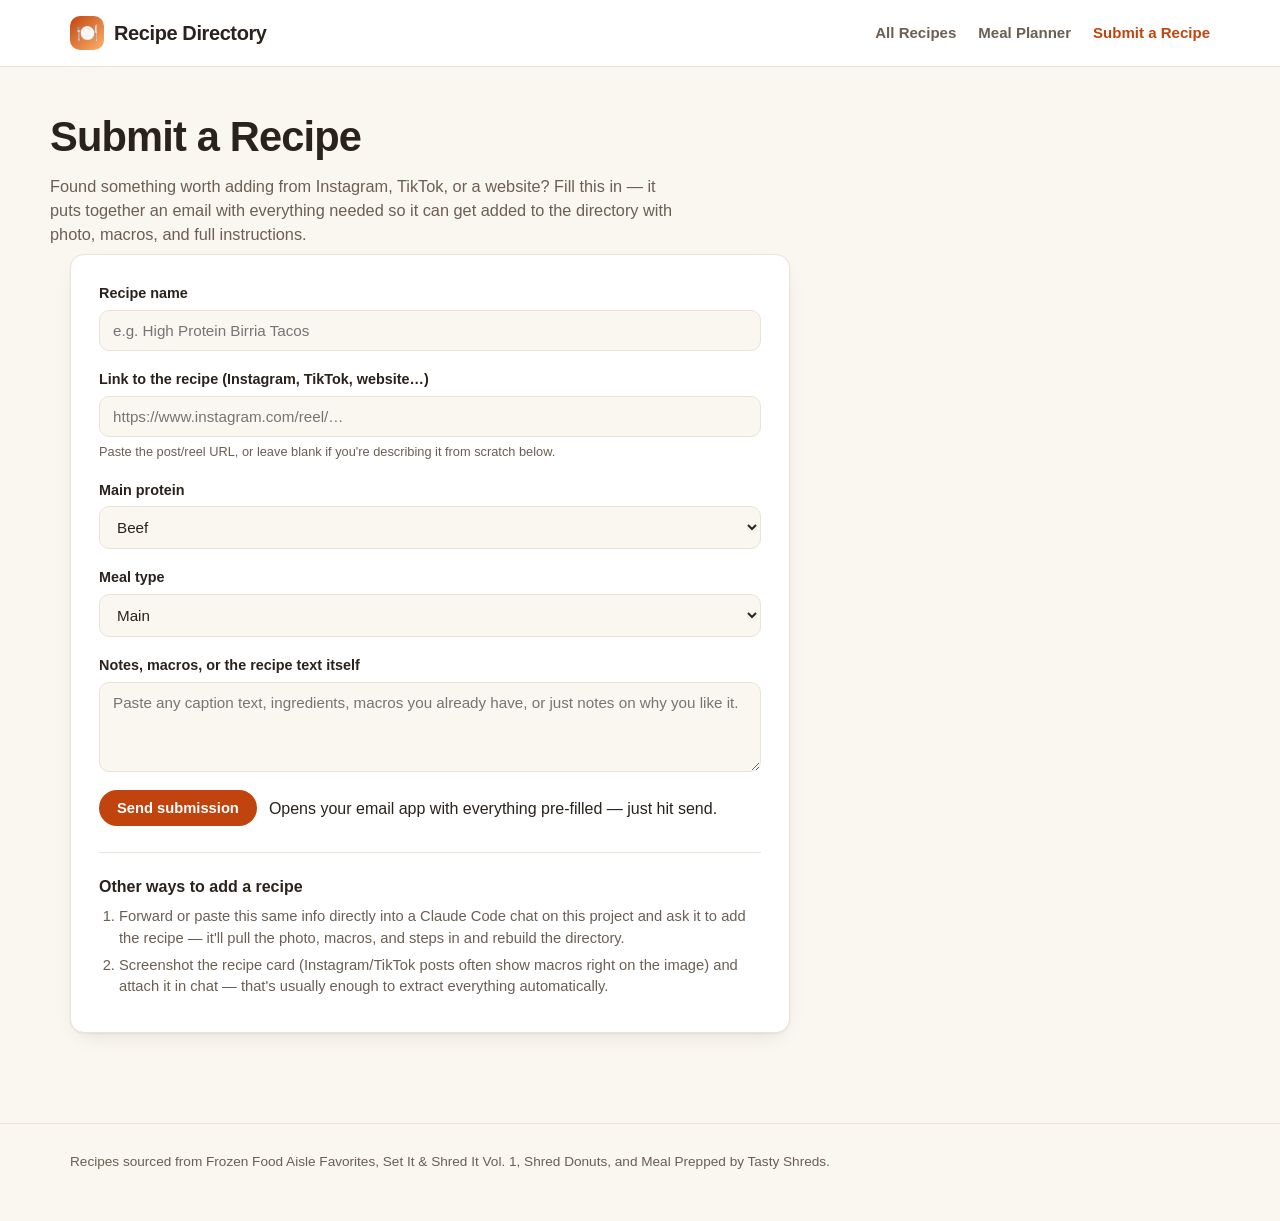
<file: submit.html>
<!DOCTYPE html>
<html lang="en">
<head>
<meta charset="UTF-8">
<meta name="viewport" content="width=device-width, initial-scale=1.0">
<title>Submit a Recipe · Recipe Directory</title>
<meta name="description" content="Found a recipe on Instagram or the web? Submit it here to get it added to the directory.">
<link rel="icon" href="data:image/svg+xml,<svg xmlns=%22http://www.w3.org/2000/svg%22 viewBox=%220 0 100 100%22><text y=%22.9em%22 font-size=%2290%22>🍽️</text></svg>">
<link rel="stylesheet" href="assets/css/style.css">
</head>
<body>

<header class="site-header">
  <div class="wrap">
    <a class="brand" href="index.html">
      <span class="brand-mark">🍽️</span>
      Recipe Directory
    </a>
    <nav class="site-nav-links">
      <a href="index.html">All Recipes</a>
      <a href="index.html#/planner">Meal Planner</a>
      <a href="submit.html" class="active">Submit a Recipe</a>
    </nav>
  </div>
</header>

<main>
  <div class="wrap hero">
    <h1>Submit a Recipe</h1>
    <p>Found something worth adding from Instagram, TikTok, or a website? Fill this in — it puts together an email with everything needed so it can get added to the directory with photo, macros, and full instructions.</p>
  </div>

  <div class="wrap" style="padding-bottom: 60px;">
    <div class="submit-card">
      <form id="submitForm">
        <div class="form-row">
          <label for="recipeName">Recipe name</label>
          <input id="recipeName" type="text" placeholder="e.g. High Protein Birria Tacos" required>
        </div>
        <div class="form-row">
          <label for="recipeLink">Link to the recipe (Instagram, TikTok, website…)</label>
          <input id="recipeLink" type="url" placeholder="https://www.instagram.com/reel/…">
          <div class="hint">Paste the post/reel URL, or leave blank if you're describing it from scratch below.</div>
        </div>
        <div class="form-row">
          <label for="proteinType">Main protein</label>
          <select id="proteinType">
            <option value="Beef">Beef</option>
            <option value="Chicken">Chicken</option>
            <option value="Turkey">Turkey</option>
            <option value="Seafood">Seafood</option>
            <option value="Mixed">Mixed</option>
            <option value="Sweet / Dessert">Sweet / Dessert</option>
            <option value="Not sure">Not sure</option>
          </select>
        </div>
        <div class="form-row">
          <label for="mealType">Meal type</label>
          <select id="mealType">
            <option value="Main">Main</option>
            <option value="Breakfast">Breakfast</option>
            <option value="Snack">Snack</option>
            <option value="Dessert">Dessert</option>
          </select>
        </div>
        <div class="form-row">
          <label for="notes">Notes, macros, or the recipe text itself</label>
          <textarea id="notes" placeholder="Paste any caption text, ingredients, macros you already have, or just notes on why you like it."></textarea>
        </div>
        <div class="form-actions">
          <button type="submit" class="btn">Send submission</button>
          <span class="hint" id="submitHint">Opens your email app with everything pre-filled — just hit send.</span>
        </div>
      </form>

      <div class="alt-methods">
        <h3>Other ways to add a recipe</h3>
        <ol>
          <li>Forward or paste this same info directly into a Claude Code chat on this project and ask it to add the recipe — it'll pull the photo, macros, and steps in and rebuild the directory.</li>
          <li>Screenshot the recipe card (Instagram/TikTok posts often show macros right on the image) and attach it in chat — that's usually enough to extract everything automatically.</li>
        </ol>
      </div>
    </div>
  </div>
</main>

<footer class="site-footer">
  <div class="wrap">
    Recipes sourced from Frozen Food Aisle Favorites, Set It &amp; Shred It Vol. 1, Shred Donuts, and Meal Prepped by Tasty Shreds.
  </div>
</footer>

<div class="toast" id="toast">Opening your email app…</div>

<script>
document.getElementById("submitForm").addEventListener("submit", function (e) {
  e.preventDefault();
  var name = document.getElementById("recipeName").value.trim();
  var link = document.getElementById("recipeLink").value.trim();
  var protein = document.getElementById("proteinType").value;
  var meal = document.getElementById("mealType").value;
  var notes = document.getElementById("notes").value.trim();

  var subject = "New recipe for the directory: " + name;
  var bodyLines = [
    "Recipe name: " + name,
    "Main protein: " + protein,
    "Meal type: " + meal,
    "Link: " + (link || "(none provided)"),
    "",
    "Notes / recipe text:",
    notes || "(none provided)",
  ];
  var mailto = "mailto:jim.demeza@jamesjames.design" +
    "?subject=" + encodeURIComponent(subject) +
    "&body=" + encodeURIComponent(bodyLines.join("\n"));

  var toast = document.getElementById("toast");
  toast.classList.add("show");
  setTimeout(function () { toast.classList.remove("show"); }, 3500);

  window.location.href = mailto;
});
</script>
</body>
</html>
</file>
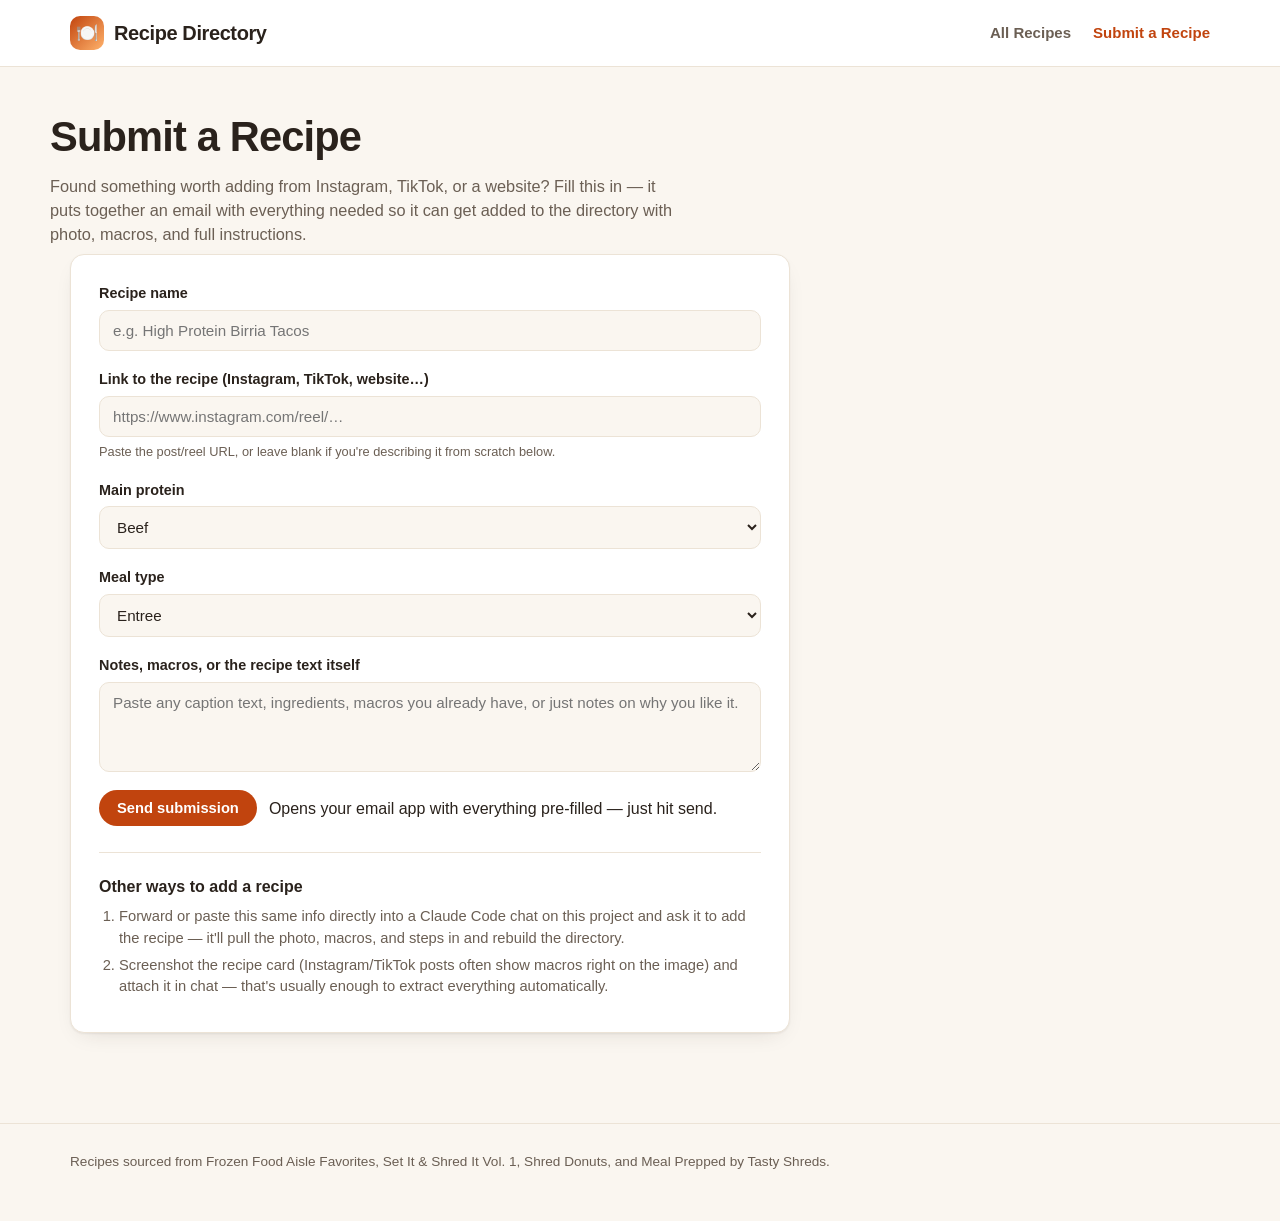
<file: recipe-directory-export/submit.html>
<!DOCTYPE html>
<html lang="en">
<head>
<meta charset="UTF-8">
<meta name="viewport" content="width=device-width, initial-scale=1.0">
<title>Submit a Recipe · Recipe Directory</title>
<meta name="description" content="Found a recipe on Instagram or the web? Submit it here to get it added to the directory.">
<link rel="icon" href="data:image/svg+xml,<svg xmlns=%22http://www.w3.org/2000/svg%22 viewBox=%220 0 100 100%22><text y=%22.9em%22 font-size=%2290%22>🍽️</text></svg>">
<link rel="stylesheet" href="assets/css/style.css">
</head>
<body>

<header class="site-header">
  <div class="wrap">
    <a class="brand" href="index.html">
      <span class="brand-mark">🍽️</span>
      Recipe Directory
    </a>
    <nav class="site-nav-links">
      <a href="index.html">All Recipes</a>
      <a href="submit.html" class="active">Submit a Recipe</a>
    </nav>
  </div>
</header>

<main>
  <div class="wrap hero">
    <h1>Submit a Recipe</h1>
    <p>Found something worth adding from Instagram, TikTok, or a website? Fill this in — it puts together an email with everything needed so it can get added to the directory with photo, macros, and full instructions.</p>
  </div>

  <div class="wrap" style="padding-bottom: 60px;">
    <div class="submit-card">
      <form id="submitForm">
        <div class="form-row">
          <label for="recipeName">Recipe name</label>
          <input id="recipeName" type="text" placeholder="e.g. High Protein Birria Tacos" required>
        </div>
        <div class="form-row">
          <label for="recipeLink">Link to the recipe (Instagram, TikTok, website…)</label>
          <input id="recipeLink" type="url" placeholder="https://www.instagram.com/reel/…">
          <div class="hint">Paste the post/reel URL, or leave blank if you're describing it from scratch below.</div>
        </div>
        <div class="form-row">
          <label for="proteinType">Main protein</label>
          <select id="proteinType">
            <option value="Beef">Beef</option>
            <option value="Chicken">Chicken</option>
            <option value="Turkey">Turkey</option>
            <option value="Seafood">Seafood</option>
            <option value="Mixed">Mixed</option>
            <option value="Sweet / Dessert">Sweet / Dessert</option>
            <option value="Not sure">Not sure</option>
          </select>
        </div>
        <div class="form-row">
          <label for="mealType">Meal type</label>
          <select id="mealType">
            <option value="Entree">Entree</option>
            <option value="Breakfast">Breakfast</option>
            <option value="Snack">Snack</option>
            <option value="Dessert">Dessert</option>
          </select>
        </div>
        <div class="form-row">
          <label for="notes">Notes, macros, or the recipe text itself</label>
          <textarea id="notes" placeholder="Paste any caption text, ingredients, macros you already have, or just notes on why you like it."></textarea>
        </div>
        <div class="form-actions">
          <button type="submit" class="btn">Send submission</button>
          <span class="hint" id="submitHint">Opens your email app with everything pre-filled — just hit send.</span>
        </div>
      </form>

      <div class="alt-methods">
        <h3>Other ways to add a recipe</h3>
        <ol>
          <li>Forward or paste this same info directly into a Claude Code chat on this project and ask it to add the recipe — it'll pull the photo, macros, and steps in and rebuild the directory.</li>
          <li>Screenshot the recipe card (Instagram/TikTok posts often show macros right on the image) and attach it in chat — that's usually enough to extract everything automatically.</li>
        </ol>
      </div>
    </div>
  </div>
</main>

<footer class="site-footer">
  <div class="wrap">
    Recipes sourced from Frozen Food Aisle Favorites, Set It &amp; Shred It Vol. 1, Shred Donuts, and Meal Prepped by Tasty Shreds.
  </div>
</footer>

<div class="toast" id="toast">Opening your email app…</div>

<script>
document.getElementById("submitForm").addEventListener("submit", function (e) {
  e.preventDefault();
  var name = document.getElementById("recipeName").value.trim();
  var link = document.getElementById("recipeLink").value.trim();
  var protein = document.getElementById("proteinType").value;
  var meal = document.getElementById("mealType").value;
  var notes = document.getElementById("notes").value.trim();

  var subject = "New recipe for the directory: " + name;
  var bodyLines = [
    "Recipe name: " + name,
    "Main protein: " + protein,
    "Meal type: " + meal,
    "Link: " + (link || "(none provided)"),
    "",
    "Notes / recipe text:",
    notes || "(none provided)",
  ];
  var mailto = "mailto:jim.demeza@jamesjames.design" +
    "?subject=" + encodeURIComponent(subject) +
    "&body=" + encodeURIComponent(bodyLines.join("\n"));

  var toast = document.getElementById("toast");
  toast.classList.add("show");
  setTimeout(function () { toast.classList.remove("show"); }, 3500);

  window.location.href = mailto;
});
</script>
</body>
</html>
</file>
<file: assets/css/style.css>
:root {
  --bg: #faf6f0;
  --bg-alt: #ffffff;
  --ink: #2a221c;
  --ink-soft: #6b5f54;
  --line: #ece3d6;
  --accent: #c1440e;
  --accent-soft: #f3d9c9;
  --card-shadow: 0 1px 2px rgba(42, 34, 28, 0.06), 0 8px 24px -12px rgba(42, 34, 28, 0.18);
  --radius: 14px;

  --tag-beef-bg: #f6dfda; --tag-beef-fg: #8a2f1f;
  --tag-chicken-bg: #fbeecb; --tag-chicken-fg: #8a5a10;
  --tag-turkey-bg: #ecdfc9; --tag-turkey-fg: #6d4c22;
  --tag-pork-bg: #f5e0e6; --tag-pork-fg: #92355a;
  --tag-mixed-bg: #e4dcf3; --tag-mixed-fg: #4d3a8a;
  --tag-sweet-bg: #fadde7; --tag-sweet-fg: #9c2b62;
  --tag-fish-bg: #d8e8f5; --tag-fish-fg: #205a85;
  --tag-vegetarian-bg: #e2edd2; --tag-vegetarian-fg: #4c6b23;
  --tag-vegan-bg: #d3ede0; --tag-vegan-fg: #1f7a54;

  --meal-entree-bg: #dfeee4; --meal-entree-fg: #276b46;
  --meal-breakfast-bg: #fdeccb; --meal-breakfast-fg: #93600a;
  --meal-snack-bg: #dceaf5; --meal-snack-fg: #235f8a;
  --meal-dessert-bg: #f6dde8; --meal-dessert-fg: #97295e;
}

@media (prefers-color-scheme: dark) {
  :root {
    --bg: #1b1712;
    --bg-alt: #24201a;
    --ink: #f2ece2;
    --ink-soft: #b8ac9c;
    --line: #362f26;
    --accent: #ff8a54;
    --accent-soft: #4a2c1c;
    --card-shadow: 0 1px 2px rgba(0, 0, 0, 0.3), 0 8px 24px -12px rgba(0, 0, 0, 0.6);

    --tag-beef-bg: #4a231c; --tag-beef-fg: #f3b7a4;
    --tag-chicken-bg: #4a3915; --tag-chicken-fg: #f3d195;
    --tag-turkey-bg: #3f331b; --tag-turkey-fg: #ddc48f;
    --tag-pork-bg: #4a2530; --tag-pork-fg: #f0b8cc;
    --tag-mixed-bg: #322a4c; --tag-mixed-fg: #cabdf2;
    --tag-sweet-bg: #4a2233; --tag-sweet-fg: #f3aecb;
    --tag-fish-bg: #1c3a52; --tag-fish-fg: #9cc7ea;
    --tag-vegetarian-bg: #33401c; --tag-vegetarian-fg: #c8dc9a;
    --tag-vegan-bg: #1a3d2e; --tag-vegan-fg: #8fdcb8;

    --meal-entree-bg: #1e3626; --meal-entree-fg: #9fdcb8;
    --meal-breakfast-bg: #3d2e10; --meal-breakfast-fg: #f3cd83;
    --meal-snack-bg: #17324a; --meal-snack-fg: #9bcdf0;
    --meal-dessert-bg: #3d1f2c; --meal-dessert-fg: #f0a8c6;
  }
}
:root[data-theme="dark"] {
  --bg: #1b1712; --bg-alt: #24201a; --ink: #f2ece2; --ink-soft: #b8ac9c; --line: #362f26;
  --accent: #ff8a54; --accent-soft: #4a2c1c;
  --card-shadow: 0 1px 2px rgba(0, 0, 0, 0.3), 0 8px 24px -12px rgba(0, 0, 0, 0.6);
  --tag-beef-bg: #4a231c; --tag-beef-fg: #f3b7a4;
  --tag-chicken-bg: #4a3915; --tag-chicken-fg: #f3d195;
  --tag-turkey-bg: #3f331b; --tag-turkey-fg: #ddc48f;
  --tag-pork-bg: #4a2530; --tag-pork-fg: #f0b8cc;
  --tag-mixed-bg: #322a4c; --tag-mixed-fg: #cabdf2;
  --tag-sweet-bg: #4a2233; --tag-sweet-fg: #f3aecb;
  --tag-fish-bg: #1c3a52; --tag-fish-fg: #9cc7ea;
  --tag-vegetarian-bg: #33401c; --tag-vegetarian-fg: #c8dc9a;
  --tag-vegan-bg: #1a3d2e; --tag-vegan-fg: #8fdcb8;
  --meal-entree-bg: #1e3626; --meal-entree-fg: #9fdcb8;
  --meal-breakfast-bg: #3d2e10; --meal-breakfast-fg: #f3cd83;
  --meal-snack-bg: #17324a; --meal-snack-fg: #9bcdf0;
  --meal-dessert-bg: #3d1f2c; --meal-dessert-fg: #f0a8c6;
}
:root[data-theme="light"] {
  --bg: #faf6f0; --bg-alt: #ffffff; --ink: #2a221c; --ink-soft: #6b5f54; --line: #ece3d6;
  --accent: #c1440e; --accent-soft: #f3d9c9;
  --card-shadow: 0 1px 2px rgba(42, 34, 28, 0.06), 0 8px 24px -12px rgba(42, 34, 28, 0.18);
}

* { box-sizing: border-box; }
html, body { margin: 0; padding: 0; }
body {
  background: var(--bg);
  color: var(--ink);
  font-family: -apple-system, BlinkMacSystemFont, "Segoe UI", Roboto, Helvetica, Arial, sans-serif;
  line-height: 1.45;
  -webkit-font-smoothing: antialiased;
}
a { color: inherit; }
img { max-width: 100%; display: block; }

.wrap { max-width: 1180px; margin: 0 auto; padding: 0 20px; }

/* ---------- Header ---------- */
.site-header {
  border-bottom: 1px solid var(--line);
  background: var(--bg-alt);
  position: sticky; top: 0; z-index: 30;
}
.site-header .wrap {
  display: flex; align-items: center; justify-content: space-between;
  padding-top: 16px; padding-bottom: 16px; gap: 16px; flex-wrap: wrap;
}
.brand {
  display: flex; align-items: center; gap: 10px;
  font-weight: 800; font-size: 1.25rem; text-decoration: none; letter-spacing: -0.02em;
}
.brand-mark {
  width: 34px; height: 34px; border-radius: 10px;
  background: linear-gradient(135deg, var(--accent), #ffb26b);
  display: flex; align-items: center; justify-content: center;
  font-size: 18px;
}
.site-nav-links { display: flex; gap: 22px; align-items: center; }
.site-nav-links a {
  text-decoration: none; color: var(--ink-soft); font-weight: 600; font-size: 0.94rem;
}
.site-nav-links a:hover, .site-nav-links a.active { color: var(--accent); }
.btn {
  display: inline-flex; align-items: center; gap: 8px;
  background: var(--accent); color: #fff !important; border: none;
  padding: 10px 18px; border-radius: 999px; font-weight: 700; font-size: 0.92rem;
  text-decoration: none; cursor: pointer;
}
.btn:hover { filter: brightness(1.08); }
.btn-ghost {
  background: transparent; color: var(--ink) !important; border: 1px solid var(--line);
}

/* ---------- Hero / intro ---------- */
.hero { padding: 40px 0 8px; }
.hero h1 { font-size: clamp(1.8rem, 3.4vw, 2.6rem); margin: 0 0 8px; letter-spacing: -0.02em; }
.hero p { color: var(--ink-soft); max-width: 640px; margin: 0; font-size: 1.02rem; }

/* ---------- Controls ---------- */
.controls { padding: 22px 0 6px; }
.search-row { display: flex; gap: 10px; margin-bottom: 14px; }
.search-box {
  flex: 1; position: relative;
}
.search-box input {
  width: 100%; padding: 12px 16px 12px 40px; border-radius: 12px; border: 1px solid var(--line);
  background: var(--bg-alt); color: var(--ink); font-size: 0.98rem;
}
.search-box input:focus { outline: 2px solid var(--accent); outline-offset: -1px; }
.search-box svg { position: absolute; left: 13px; top: 50%; transform: translateY(-50%); opacity: 0.5; }

.filter-groups { display: flex; flex-wrap: wrap; gap: 18px 28px; padding-bottom: 16px; }
.filter-group { display: flex; flex-direction: column; gap: 7px; }
.filter-group .fg-label { font-size: 0.72rem; text-transform: uppercase; letter-spacing: 0.06em; color: var(--ink-soft); font-weight: 700; }
.chip-row { display: flex; flex-wrap: wrap; gap: 8px; }
.chip {
  border: 1px solid var(--line); background: var(--bg-alt); color: var(--ink);
  padding: 7px 14px; border-radius: 999px; font-size: 0.86rem; font-weight: 600;
  cursor: pointer; user-select: none; white-space: nowrap;
}
.chip:hover { border-color: var(--accent); }
.chip.active { background: var(--accent); border-color: var(--accent); color: #fff; }

.result-count { color: var(--ink-soft); font-size: 0.88rem; padding: 4px 0 18px; }

.macro-filters { padding-bottom: 4px; }
.macro-filters .fg-label { display: flex; align-items: center; gap: 10px; margin-bottom: 8px; }
.link-btn {
  border: none; background: none; padding: 0; margin: 0; cursor: pointer;
  color: var(--accent); font-weight: 700; font-size: 0.72rem; text-transform: none; letter-spacing: normal;
}
.link-btn:hover { text-decoration: underline; }
.macro-filter-row { display: flex; flex-wrap: wrap; gap: 14px 22px; padding-bottom: 16px; }
.macro-filter { display: flex; flex-direction: column; gap: 6px; }
.macro-filter-label { font-size: 0.78rem; font-weight: 700; color: var(--ink-soft); }
.macro-filter-inputs { display: flex; align-items: center; gap: 6px; color: var(--ink-soft); }
.macro-filter-inputs input {
  width: 68px; padding: 7px 9px; border-radius: 8px; border: 1px solid var(--line);
  background: var(--bg-alt); color: var(--ink); font-size: 0.88rem;
}
.macro-filter-inputs input:focus { outline: 2px solid var(--accent); outline-offset: -1px; }
.macro-filter-inputs input::-webkit-outer-spin-button,
.macro-filter-inputs input::-webkit-inner-spin-button { -webkit-appearance: none; margin: 0; }

/* ---------- Grid ---------- */
.grid {
  display: grid; grid-template-columns: repeat(auto-fill, minmax(260px, 1fr));
  gap: 22px; padding-bottom: 60px;
}
.card {
  background: var(--bg-alt); border-radius: var(--radius); overflow: hidden;
  box-shadow: var(--card-shadow); text-decoration: none; color: var(--ink);
  display: flex; flex-direction: column; transition: transform 0.15s ease;
  border: 1px solid var(--line);
}
.card:hover { transform: translateY(-3px); }
.card-img-wrap { position: relative; aspect-ratio: 4 / 3; overflow: hidden; background: var(--accent-soft); }
.card-img-wrap img { width: 100%; height: 100%; object-fit: cover; }
.card-tags { position: absolute; top: 10px; left: 10px; display: flex; gap: 6px; flex-wrap: wrap; }
.tag {
  font-size: 0.68rem; font-weight: 800; text-transform: uppercase; letter-spacing: 0.04em;
  padding: 4px 9px; border-radius: 999px; backdrop-filter: blur(2px);
}
.tag-beef { background: var(--tag-beef-bg); color: var(--tag-beef-fg); }
.tag-chicken { background: var(--tag-chicken-bg); color: var(--tag-chicken-fg); }
.tag-turkey { background: var(--tag-turkey-bg); color: var(--tag-turkey-fg); }
.tag-pork { background: var(--tag-pork-bg); color: var(--tag-pork-fg); }
.tag-mixed { background: var(--tag-mixed-bg); color: var(--tag-mixed-fg); }
.tag-sweet { background: var(--tag-sweet-bg); color: var(--tag-sweet-fg); }
.tag-fish { background: var(--tag-fish-bg); color: var(--tag-fish-fg); }
.tag-vegetarian { background: var(--tag-vegetarian-bg); color: var(--tag-vegetarian-fg); }
.tag-vegan { background: var(--tag-vegan-bg); color: var(--tag-vegan-fg); }
.tag-meal-entree { background: var(--meal-entree-bg); color: var(--meal-entree-fg); }
.tag-meal-breakfast { background: var(--meal-breakfast-bg); color: var(--meal-breakfast-fg); }
.tag-meal-snack { background: var(--meal-snack-bg); color: var(--meal-snack-fg); }
.tag-meal-dessert { background: var(--meal-dessert-bg); color: var(--meal-dessert-fg); }

.card-body { padding: 14px 16px 16px; display: flex; flex-direction: column; gap: 8px; flex: 1; }
.card-title { font-size: 1.03rem; font-weight: 750; letter-spacing: -0.01em; margin: 0; }
.card-book { font-size: 0.76rem; color: var(--ink-soft); }
.card-macros { display: flex; flex-wrap: wrap; gap: 6px; margin-top: auto; padding-top: 8px; border-top: 1px dashed var(--line); }
.macro-pill {
  font-size: 0.74rem; font-weight: 700; padding: 3px 8px; border-radius: 7px;
  background: var(--bg); color: var(--ink-soft); border: 1px solid var(--line);
}
.macro-pill b { color: var(--ink); font-weight: 800; }
.card-meta { display: flex; gap: 12px; font-size: 0.78rem; color: var(--ink-soft); align-items: center; }
.card-meta span { display: inline-flex; align-items: center; gap: 4px; }

.empty-state { text-align: center; padding: 70px 20px; color: var(--ink-soft); }
.empty-state h3 { color: var(--ink); margin-bottom: 6px; }

/* ---------- Detail view ---------- */
.detail-back {
  display: inline-flex; align-items: center; gap: 6px; color: var(--ink-soft);
  text-decoration: none; font-weight: 700; font-size: 0.9rem; margin: 22px 0 18px;
}
.detail-back:hover { color: var(--accent); }
.detail-hero { display: grid; grid-template-columns: 1.1fr 1fr; gap: 30px; margin-bottom: 30px; }
.detail-hero img { width: 100%; height: 100%; object-fit: cover; border-radius: var(--radius); box-shadow: var(--card-shadow); }
.detail-info { display: flex; flex-direction: column; gap: 14px; }
.detail-info h1 { font-size: clamp(1.6rem, 3vw, 2.2rem); margin: 0; letter-spacing: -0.02em; }
.detail-tags { display: flex; gap: 8px; flex-wrap: wrap; }
.detail-tags .tag { position: static; font-size: 0.72rem; padding: 5px 11px; }
.detail-meta-row { display: flex; gap: 22px; flex-wrap: wrap; color: var(--ink-soft); font-size: 0.9rem; }
.detail-meta-row span { display: inline-flex; gap: 6px; align-items: center; }
.detail-meta-row a { color: var(--accent); text-decoration: none; font-weight: 600; }
.detail-meta-row a:hover { text-decoration: underline; }

.macro-table {
  display: grid; grid-template-columns: repeat(4, 1fr); gap: 1px;
  background: var(--line); border: 1px solid var(--line); border-radius: 12px; overflow: hidden;
}
.macro-table .cell { background: var(--bg-alt); padding: 12px 10px; text-align: center; }
.macro-table .cell .val { font-size: 1.3rem; font-weight: 800; }
.macro-table .cell .lbl { font-size: 0.72rem; color: var(--ink-soft); text-transform: uppercase; letter-spacing: 0.04em; }
.macro-basis { font-size: 0.8rem; color: var(--ink-soft); }

.detail-columns { display: grid; grid-template-columns: 1fr 1.4fr; gap: 40px; padding-bottom: 70px; }
.detail-columns h2 { font-size: 1.15rem; margin: 0 0 14px; }
.ingredient-list { list-style: none; margin: 0; padding: 0; display: flex; flex-direction: column; gap: 9px; }
.ingredient-list li {
  padding: 10px 12px; background: var(--bg-alt); border: 1px solid var(--line); border-radius: 9px; font-size: 0.92rem;
}
.step-list { list-style: none; margin: 0; padding: 0; counter-reset: step; display: flex; flex-direction: column; gap: 14px; }
.step-list li { display: flex; gap: 14px; font-size: 0.96rem; }
.step-list li::before {
  counter-increment: step; content: counter(step);
  flex-shrink: 0; width: 30px; height: 30px; border-radius: 50%;
  background: var(--accent-soft); color: var(--accent); font-weight: 800; font-size: 0.85rem;
  display: flex; align-items: center; justify-content: center;
}
:root[data-theme="dark"] .step-list li::before { color: var(--accent); }

.macro-note { margin-top: 10px; padding: 10px 12px; background: var(--accent-soft); border-radius: 9px; font-size: 0.85rem; color: var(--ink); }

@media (max-width: 820px) {
  .detail-hero { grid-template-columns: 1fr; }
  .detail-hero img { aspect-ratio: 4/3; }
  .detail-columns { grid-template-columns: 1fr; }
}

/* ---------- Footer ---------- */
.site-footer {
  border-top: 1px solid var(--line); margin-top: 30px; padding: 28px 0 50px;
  color: var(--ink-soft); font-size: 0.85rem;
}
.site-footer a { color: var(--accent); text-decoration: none; font-weight: 600; }

/* ---------- Submit page ---------- */
.submit-card {
  background: var(--bg-alt); border: 1px solid var(--line); border-radius: var(--radius);
  padding: 28px; max-width: 720px; box-shadow: var(--card-shadow);
}
.form-row { display: flex; flex-direction: column; gap: 6px; margin-bottom: 18px; }
.form-row label { font-weight: 700; font-size: 0.9rem; }
.form-row .hint { font-size: 0.8rem; color: var(--ink-soft); }
.form-row input, .form-row textarea, .form-row select {
  padding: 11px 13px; border-radius: 10px; border: 1px solid var(--line);
  background: var(--bg); color: var(--ink); font-size: 0.95rem; font-family: inherit;
}
.form-row textarea { resize: vertical; min-height: 90px; }
.form-actions { display: flex; gap: 12px; align-items: center; flex-wrap: wrap; }
.alt-methods { margin-top: 26px; padding-top: 22px; border-top: 1px solid var(--line); }
.alt-methods h3 { margin: 0 0 8px; font-size: 1rem; }
.alt-methods ol { margin: 0; padding-left: 20px; color: var(--ink-soft); font-size: 0.92rem; }
.alt-methods li { margin-bottom: 6px; }

.toast {
  position: fixed; bottom: 24px; left: 50%; transform: translateX(-50%) translateY(20px);
  background: var(--ink); color: var(--bg); padding: 12px 20px; border-radius: 10px;
  font-size: 0.9rem; font-weight: 600; opacity: 0; transition: all 0.25s ease; pointer-events: none;
  z-index: 100;
}
.toast.show { opacity: 1; transform: translateX(-50%) translateY(0); }

/* ---------- Meal planner ---------- */
.planner-options { display: flex; flex-wrap: wrap; align-items: center; gap: 22px; padding: 4px 0 22px; }
.planner-warning {
  margin: 0 0 20px; padding: 12px 16px; background: var(--accent-soft); border-radius: 10px;
  font-size: 0.88rem; color: var(--ink);
}
.plan-grid {
  display: grid; grid-template-columns: repeat(auto-fill, minmax(260px, 1fr));
  gap: 22px; margin-bottom: 34px;
}
.shopping-list { display: flex; flex-direction: column; gap: 22px; margin-bottom: 24px; }
.shopping-group h3 { font-size: 1rem; margin: 0 0 10px; }
.shopping-group ul { list-style: none; margin: 0; padding: 0; display: flex; flex-direction: column; gap: 7px; }
.shopping-group li {
  padding: 9px 12px; background: var(--bg-alt); border: 1px solid var(--line); border-radius: 8px; font-size: 0.9rem;
}
.plan-actions { display: flex; gap: 12px; flex-wrap: wrap; align-items: center; }
</file>
<file: recipe-directory-export/assets/css/style.css>
:root {
  --bg: #faf6f0;
  --bg-alt: #ffffff;
  --ink: #2a221c;
  --ink-soft: #6b5f54;
  --line: #ece3d6;
  --accent: #c1440e;
  --accent-soft: #f3d9c9;
  --card-shadow: 0 1px 2px rgba(42, 34, 28, 0.06), 0 8px 24px -12px rgba(42, 34, 28, 0.18);
  --radius: 14px;

  --tag-beef-bg: #f6dfda; --tag-beef-fg: #8a2f1f;
  --tag-chicken-bg: #fbeecb; --tag-chicken-fg: #8a5a10;
  --tag-turkey-bg: #ecdfc9; --tag-turkey-fg: #6d4c22;
  --tag-mixed-bg: #e4dcf3; --tag-mixed-fg: #4d3a8a;
  --tag-sweet-bg: #fadde7; --tag-sweet-fg: #9c2b62;

  --meal-entree-bg: #dfeee4; --meal-entree-fg: #276b46;
  --meal-breakfast-bg: #fdeccb; --meal-breakfast-fg: #93600a;
  --meal-snack-bg: #dceaf5; --meal-snack-fg: #235f8a;
  --meal-dessert-bg: #f6dde8; --meal-dessert-fg: #97295e;
}

@media (prefers-color-scheme: dark) {
  :root {
    --bg: #1b1712;
    --bg-alt: #24201a;
    --ink: #f2ece2;
    --ink-soft: #b8ac9c;
    --line: #362f26;
    --accent: #ff8a54;
    --accent-soft: #4a2c1c;
    --card-shadow: 0 1px 2px rgba(0, 0, 0, 0.3), 0 8px 24px -12px rgba(0, 0, 0, 0.6);

    --tag-beef-bg: #4a231c; --tag-beef-fg: #f3b7a4;
    --tag-chicken-bg: #4a3915; --tag-chicken-fg: #f3d195;
    --tag-turkey-bg: #3f331b; --tag-turkey-fg: #ddc48f;
    --tag-mixed-bg: #322a4c; --tag-mixed-fg: #cabdf2;
    --tag-sweet-bg: #4a2233; --tag-sweet-fg: #f3aecb;

    --meal-entree-bg: #1e3626; --meal-entree-fg: #9fdcb8;
    --meal-breakfast-bg: #3d2e10; --meal-breakfast-fg: #f3cd83;
    --meal-snack-bg: #17324a; --meal-snack-fg: #9bcdf0;
    --meal-dessert-bg: #3d1f2c; --meal-dessert-fg: #f0a8c6;
  }
}
:root[data-theme="dark"] {
  --bg: #1b1712; --bg-alt: #24201a; --ink: #f2ece2; --ink-soft: #b8ac9c; --line: #362f26;
  --accent: #ff8a54; --accent-soft: #4a2c1c;
  --card-shadow: 0 1px 2px rgba(0, 0, 0, 0.3), 0 8px 24px -12px rgba(0, 0, 0, 0.6);
  --tag-beef-bg: #4a231c; --tag-beef-fg: #f3b7a4;
  --tag-chicken-bg: #4a3915; --tag-chicken-fg: #f3d195;
  --tag-turkey-bg: #3f331b; --tag-turkey-fg: #ddc48f;
  --tag-mixed-bg: #322a4c; --tag-mixed-fg: #cabdf2;
  --tag-sweet-bg: #4a2233; --tag-sweet-fg: #f3aecb;
  --meal-entree-bg: #1e3626; --meal-entree-fg: #9fdcb8;
  --meal-breakfast-bg: #3d2e10; --meal-breakfast-fg: #f3cd83;
  --meal-snack-bg: #17324a; --meal-snack-fg: #9bcdf0;
  --meal-dessert-bg: #3d1f2c; --meal-dessert-fg: #f0a8c6;
}
:root[data-theme="light"] {
  --bg: #faf6f0; --bg-alt: #ffffff; --ink: #2a221c; --ink-soft: #6b5f54; --line: #ece3d6;
  --accent: #c1440e; --accent-soft: #f3d9c9;
  --card-shadow: 0 1px 2px rgba(42, 34, 28, 0.06), 0 8px 24px -12px rgba(42, 34, 28, 0.18);
}

* { box-sizing: border-box; }
html, body { margin: 0; padding: 0; }
body {
  background: var(--bg);
  color: var(--ink);
  font-family: -apple-system, BlinkMacSystemFont, "Segoe UI", Roboto, Helvetica, Arial, sans-serif;
  line-height: 1.45;
  -webkit-font-smoothing: antialiased;
}
a { color: inherit; }
img { max-width: 100%; display: block; }

.wrap { max-width: 1180px; margin: 0 auto; padding: 0 20px; }

/* ---------- Header ---------- */
.site-header {
  border-bottom: 1px solid var(--line);
  background: var(--bg-alt);
  position: sticky; top: 0; z-index: 30;
}
.site-header .wrap {
  display: flex; align-items: center; justify-content: space-between;
  padding-top: 16px; padding-bottom: 16px; gap: 16px; flex-wrap: wrap;
}
.brand {
  display: flex; align-items: center; gap: 10px;
  font-weight: 800; font-size: 1.25rem; text-decoration: none; letter-spacing: -0.02em;
}
.brand-mark {
  width: 34px; height: 34px; border-radius: 10px;
  background: linear-gradient(135deg, var(--accent), #ffb26b);
  display: flex; align-items: center; justify-content: center;
  font-size: 18px;
}
.site-nav-links { display: flex; gap: 22px; align-items: center; }
.site-nav-links a {
  text-decoration: none; color: var(--ink-soft); font-weight: 600; font-size: 0.94rem;
}
.site-nav-links a:hover, .site-nav-links a.active { color: var(--accent); }
.btn {
  display: inline-flex; align-items: center; gap: 8px;
  background: var(--accent); color: #fff !important; border: none;
  padding: 10px 18px; border-radius: 999px; font-weight: 700; font-size: 0.92rem;
  text-decoration: none; cursor: pointer;
}
.btn:hover { filter: brightness(1.08); }
.btn-ghost {
  background: transparent; color: var(--ink) !important; border: 1px solid var(--line);
}

/* ---------- Hero / intro ---------- */
.hero { padding: 40px 0 8px; }
.hero h1 { font-size: clamp(1.8rem, 3.4vw, 2.6rem); margin: 0 0 8px; letter-spacing: -0.02em; }
.hero p { color: var(--ink-soft); max-width: 640px; margin: 0; font-size: 1.02rem; }

/* ---------- Controls ---------- */
.controls { padding: 22px 0 6px; position: sticky; top: 68px; background: var(--bg); z-index: 20; }
.search-row { display: flex; gap: 10px; margin-bottom: 14px; }
.search-box {
  flex: 1; position: relative;
}
.search-box input {
  width: 100%; padding: 12px 16px 12px 40px; border-radius: 12px; border: 1px solid var(--line);
  background: var(--bg-alt); color: var(--ink); font-size: 0.98rem;
}
.search-box input:focus { outline: 2px solid var(--accent); outline-offset: -1px; }
.search-box svg { position: absolute; left: 13px; top: 50%; transform: translateY(-50%); opacity: 0.5; }

.filter-groups { display: flex; flex-wrap: wrap; gap: 18px 28px; padding-bottom: 16px; }
.filter-group { display: flex; flex-direction: column; gap: 7px; }
.filter-group .fg-label { font-size: 0.72rem; text-transform: uppercase; letter-spacing: 0.06em; color: var(--ink-soft); font-weight: 700; }
.chip-row { display: flex; flex-wrap: wrap; gap: 8px; }
.chip {
  border: 1px solid var(--line); background: var(--bg-alt); color: var(--ink);
  padding: 7px 14px; border-radius: 999px; font-size: 0.86rem; font-weight: 600;
  cursor: pointer; user-select: none; white-space: nowrap;
}
.chip:hover { border-color: var(--accent); }
.chip.active { background: var(--accent); border-color: var(--accent); color: #fff; }

.result-count { color: var(--ink-soft); font-size: 0.88rem; padding: 4px 0 18px; }

/* ---------- Grid ---------- */
.grid {
  display: grid; grid-template-columns: repeat(auto-fill, minmax(260px, 1fr));
  gap: 22px; padding-bottom: 60px;
}
.card {
  background: var(--bg-alt); border-radius: var(--radius); overflow: hidden;
  box-shadow: var(--card-shadow); text-decoration: none; color: var(--ink);
  display: flex; flex-direction: column; transition: transform 0.15s ease;
  border: 1px solid var(--line);
}
.card:hover { transform: translateY(-3px); }
.card-img-wrap { position: relative; aspect-ratio: 4 / 3; overflow: hidden; background: var(--accent-soft); }
.card-img-wrap img { width: 100%; height: 100%; object-fit: cover; }
.card-tags { position: absolute; top: 10px; left: 10px; display: flex; gap: 6px; flex-wrap: wrap; }
.tag {
  font-size: 0.68rem; font-weight: 800; text-transform: uppercase; letter-spacing: 0.04em;
  padding: 4px 9px; border-radius: 999px; backdrop-filter: blur(2px);
}
.tag-beef { background: var(--tag-beef-bg); color: var(--tag-beef-fg); }
.tag-chicken { background: var(--tag-chicken-bg); color: var(--tag-chicken-fg); }
.tag-turkey { background: var(--tag-turkey-bg); color: var(--tag-turkey-fg); }
.tag-mixed { background: var(--tag-mixed-bg); color: var(--tag-mixed-fg); }
.tag-sweet { background: var(--tag-sweet-bg); color: var(--tag-sweet-fg); }
.tag-meal-entree { background: var(--meal-entree-bg); color: var(--meal-entree-fg); }
.tag-meal-breakfast { background: var(--meal-breakfast-bg); color: var(--meal-breakfast-fg); }
.tag-meal-snack { background: var(--meal-snack-bg); color: var(--meal-snack-fg); }
.tag-meal-dessert { background: var(--meal-dessert-bg); color: var(--meal-dessert-fg); }

.card-body { padding: 14px 16px 16px; display: flex; flex-direction: column; gap: 8px; flex: 1; }
.card-title { font-size: 1.03rem; font-weight: 750; letter-spacing: -0.01em; margin: 0; }
.card-book { font-size: 0.76rem; color: var(--ink-soft); }
.card-macros { display: flex; flex-wrap: wrap; gap: 6px; margin-top: auto; padding-top: 8px; border-top: 1px dashed var(--line); }
.macro-pill {
  font-size: 0.74rem; font-weight: 700; padding: 3px 8px; border-radius: 7px;
  background: var(--bg); color: var(--ink-soft); border: 1px solid var(--line);
}
.macro-pill b { color: var(--ink); font-weight: 800; }
.card-meta { display: flex; gap: 12px; font-size: 0.78rem; color: var(--ink-soft); align-items: center; }
.card-meta span { display: inline-flex; align-items: center; gap: 4px; }

.empty-state { text-align: center; padding: 70px 20px; color: var(--ink-soft); }
.empty-state h3 { color: var(--ink); margin-bottom: 6px; }

/* ---------- Detail view ---------- */
.detail-back {
  display: inline-flex; align-items: center; gap: 6px; color: var(--ink-soft);
  text-decoration: none; font-weight: 700; font-size: 0.9rem; margin: 22px 0 18px;
}
.detail-back:hover { color: var(--accent); }
.detail-hero { display: grid; grid-template-columns: 1.1fr 1fr; gap: 30px; margin-bottom: 30px; }
.detail-hero img { width: 100%; height: 100%; object-fit: cover; border-radius: var(--radius); box-shadow: var(--card-shadow); }
.detail-info { display: flex; flex-direction: column; gap: 14px; }
.detail-info h1 { font-size: clamp(1.6rem, 3vw, 2.2rem); margin: 0; letter-spacing: -0.02em; }
.detail-tags { display: flex; gap: 8px; flex-wrap: wrap; }
.detail-tags .tag { position: static; font-size: 0.72rem; padding: 5px 11px; }
.detail-meta-row { display: flex; gap: 22px; flex-wrap: wrap; color: var(--ink-soft); font-size: 0.9rem; }
.detail-meta-row span { display: inline-flex; gap: 6px; align-items: center; }

.macro-table {
  display: grid; grid-template-columns: repeat(4, 1fr); gap: 1px;
  background: var(--line); border: 1px solid var(--line); border-radius: 12px; overflow: hidden;
}
.macro-table .cell { background: var(--bg-alt); padding: 12px 10px; text-align: center; }
.macro-table .cell .val { font-size: 1.3rem; font-weight: 800; }
.macro-table .cell .lbl { font-size: 0.72rem; color: var(--ink-soft); text-transform: uppercase; letter-spacing: 0.04em; }
.macro-basis { font-size: 0.8rem; color: var(--ink-soft); }

.detail-columns { display: grid; grid-template-columns: 1fr 1.4fr; gap: 40px; padding-bottom: 70px; }
.detail-columns h2 { font-size: 1.15rem; margin: 0 0 14px; }
.ingredient-list { list-style: none; margin: 0; padding: 0; display: flex; flex-direction: column; gap: 9px; }
.ingredient-list li {
  padding: 10px 12px; background: var(--bg-alt); border: 1px solid var(--line); border-radius: 9px; font-size: 0.92rem;
}
.step-list { list-style: none; margin: 0; padding: 0; counter-reset: step; display: flex; flex-direction: column; gap: 14px; }
.step-list li { display: flex; gap: 14px; font-size: 0.96rem; }
.step-list li::before {
  counter-increment: step; content: counter(step);
  flex-shrink: 0; width: 30px; height: 30px; border-radius: 50%;
  background: var(--accent-soft); color: var(--accent); font-weight: 800; font-size: 0.85rem;
  display: flex; align-items: center; justify-content: center;
}
:root[data-theme="dark"] .step-list li::before { color: var(--accent); }

.macro-note { margin-top: 10px; padding: 10px 12px; background: var(--accent-soft); border-radius: 9px; font-size: 0.85rem; color: var(--ink); }

@media (max-width: 820px) {
  .detail-hero { grid-template-columns: 1fr; }
  .detail-hero img { aspect-ratio: 4/3; }
  .detail-columns { grid-template-columns: 1fr; }
  .controls { position: static; }
}

/* ---------- Footer ---------- */
.site-footer {
  border-top: 1px solid var(--line); margin-top: 30px; padding: 28px 0 50px;
  color: var(--ink-soft); font-size: 0.85rem;
}
.site-footer a { color: var(--accent); text-decoration: none; font-weight: 600; }

/* ---------- Submit page ---------- */
.submit-card {
  background: var(--bg-alt); border: 1px solid var(--line); border-radius: var(--radius);
  padding: 28px; max-width: 720px; box-shadow: var(--card-shadow);
}
.form-row { display: flex; flex-direction: column; gap: 6px; margin-bottom: 18px; }
.form-row label { font-weight: 700; font-size: 0.9rem; }
.form-row .hint { font-size: 0.8rem; color: var(--ink-soft); }
.form-row input, .form-row textarea, .form-row select {
  padding: 11px 13px; border-radius: 10px; border: 1px solid var(--line);
  background: var(--bg); color: var(--ink); font-size: 0.95rem; font-family: inherit;
}
.form-row textarea { resize: vertical; min-height: 90px; }
.form-actions { display: flex; gap: 12px; align-items: center; flex-wrap: wrap; }
.alt-methods { margin-top: 26px; padding-top: 22px; border-top: 1px solid var(--line); }
.alt-methods h3 { margin: 0 0 8px; font-size: 1rem; }
.alt-methods ol { margin: 0; padding-left: 20px; color: var(--ink-soft); font-size: 0.92rem; }
.alt-methods li { margin-bottom: 6px; }

.toast {
  position: fixed; bottom: 24px; left: 50%; transform: translateX(-50%) translateY(20px);
  background: var(--ink); color: var(--bg); padding: 12px 20px; border-radius: 10px;
  font-size: 0.9rem; font-weight: 600; opacity: 0; transition: all 0.25s ease; pointer-events: none;
  z-index: 100;
}
.toast.show { opacity: 1; transform: translateX(-50%) translateY(0); }
</file>
